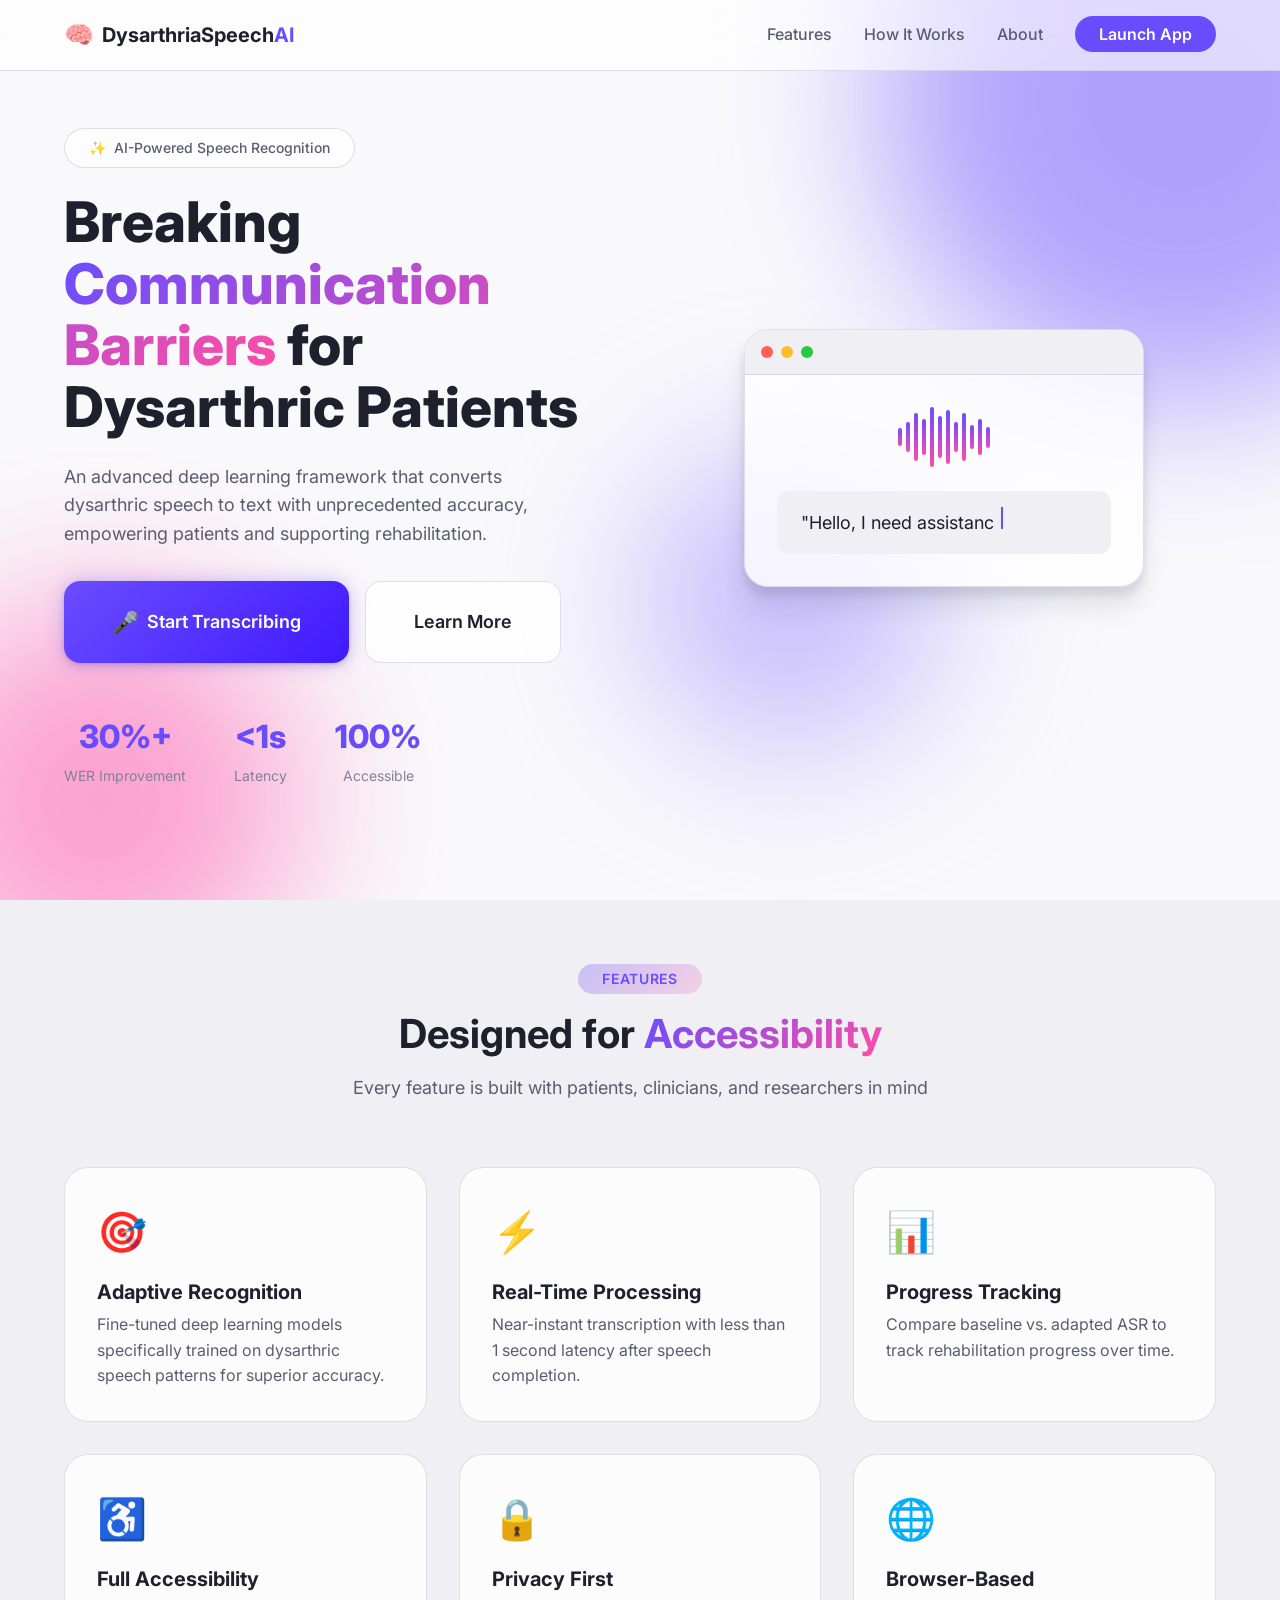
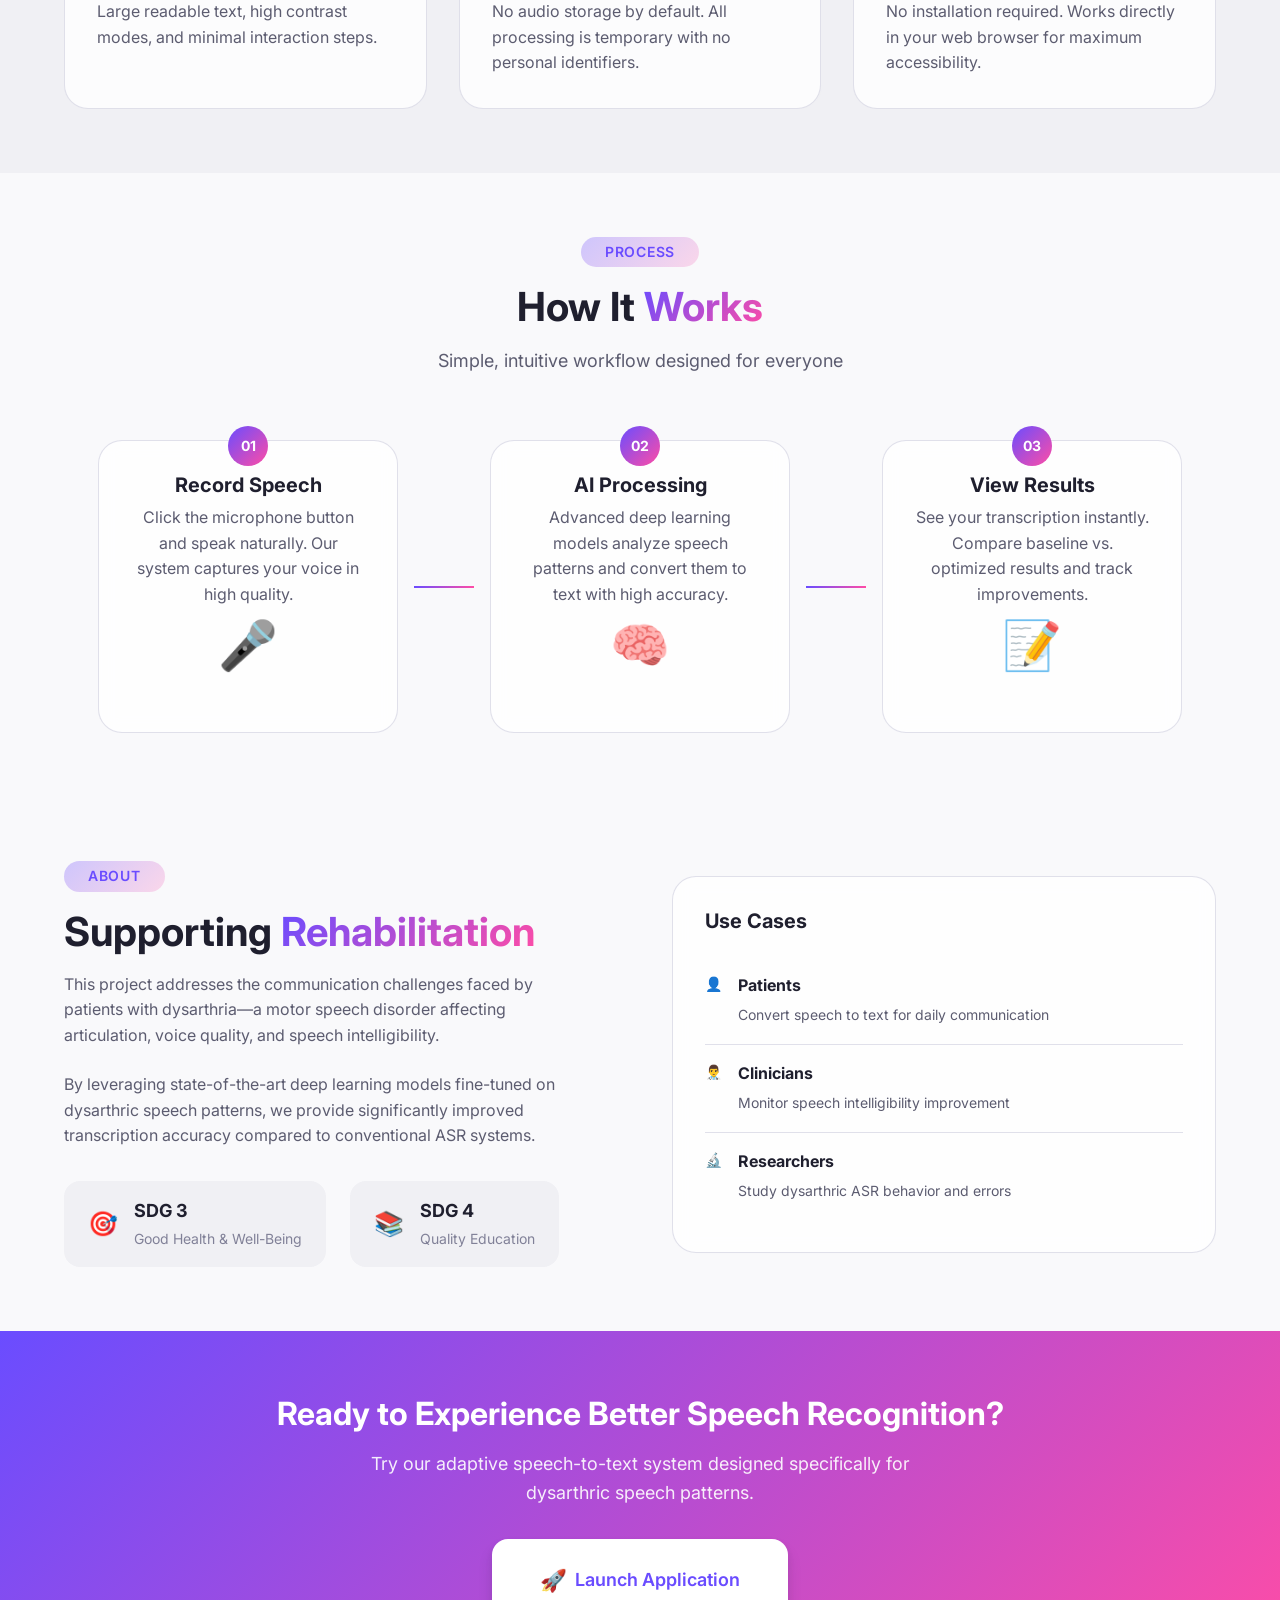
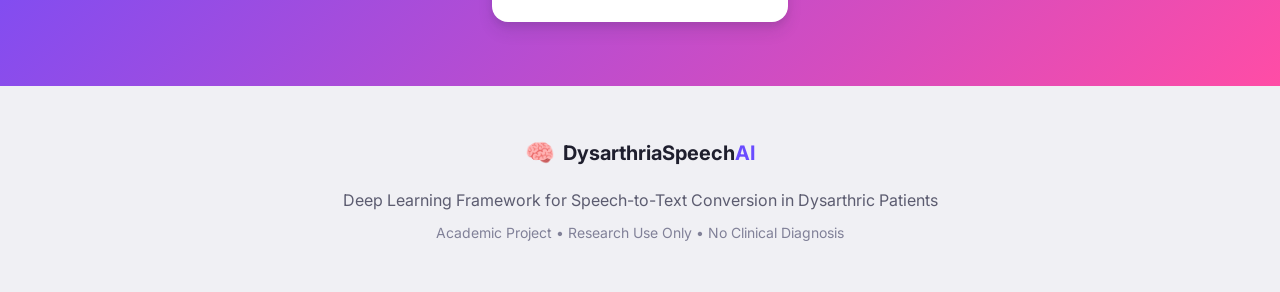
<file: website/index.html>
<!DOCTYPE html>
<html lang="en">
<head>
    <meta charset="UTF-8">
    <meta name="viewport" content="width=device-width, initial-scale=1.0">
    <meta name="description" content="Deep Learning Speech-to-Text System for Dysarthric Patients - Improving communication through adaptive AI technology">
    <title>DysarthriaSpeech AI | Speech-to-Text for Dysarthric Patients</title>
    <link rel="preconnect" href="https://fonts.googleapis.com">
    <link rel="preconnect" href="https://fonts.gstatic.com" crossorigin>
    <link href="https://fonts.googleapis.com/css2?family=Inter:wght@300;400;500;600;700;800&display=swap" rel="stylesheet">
    <link rel="stylesheet" href="styles/main.css">
</head>
<body>
    <!-- Navigation -->
    <nav class="navbar">
        <div class="nav-container">
            <a href="index.html" class="nav-logo">
                <span class="logo-icon">🧠</span>
                <span class="logo-text">DysarthriaSpeech<span class="logo-accent">AI</span></span>
            </a>
            <ul class="nav-menu">
                <li><a href="#features" class="nav-link">Features</a></li>
                <li><a href="#how-it-works" class="nav-link">How It Works</a></li>
                <li><a href="#about" class="nav-link">About</a></li>
                <li><a href="app.html" class="nav-link nav-cta">Launch App</a></li>
            </ul>
            <button class="nav-toggle" aria-label="Toggle navigation">
                <span></span>
                <span></span>
                <span></span>
            </button>
        </div>
    </nav>

    <!-- Hero Section -->
    <section class="hero">
        <div class="hero-bg">
            <div class="hero-orb hero-orb-1"></div>
            <div class="hero-orb hero-orb-2"></div>
            <div class="hero-orb hero-orb-3"></div>
        </div>
        <div class="hero-container">
            <div class="hero-content">
                <div class="hero-badge">
                    <span class="badge-icon">✨</span>
                    <span>AI-Powered Speech Recognition</span>
                </div>
                <h1 class="hero-title">
                    Breaking <span class="gradient-text">Communication Barriers</span> 
                    for Dysarthric Patients
                </h1>
                <p class="hero-subtitle">
                    An advanced deep learning framework that converts dysarthric speech to text 
                    with unprecedented accuracy, empowering patients and supporting rehabilitation.
                </p>
                <div class="hero-actions">
                    <a href="app.html" class="btn btn-primary btn-lg">
                        <span class="btn-icon">🎤</span>
                        Start Transcribing
                    </a>
                    <a href="#how-it-works" class="btn btn-secondary btn-lg">
                        Learn More
                    </a>
                </div>
                <div class="hero-stats">
                    <div class="stat-item">
                        <span class="stat-value">30%+</span>
                        <span class="stat-label">WER Improvement</span>
                    </div>
                    <div class="stat-item">
                        <span class="stat-value">&lt;1s</span>
                        <span class="stat-label">Latency</span>
                    </div>
                    <div class="stat-item">
                        <span class="stat-value">100%</span>
                        <span class="stat-label">Accessible</span>
                    </div>
                </div>
            </div>
            <div class="hero-visual">
                <div class="hero-card">
                    <div class="card-header">
                        <div class="card-dot"></div>
                        <div class="card-dot"></div>
                        <div class="card-dot"></div>
                    </div>
                    <div class="card-content">
                        <div class="waveform-demo">
                            <div class="wave-bar"></div>
                            <div class="wave-bar"></div>
                            <div class="wave-bar"></div>
                            <div class="wave-bar"></div>
                            <div class="wave-bar"></div>
                            <div class="wave-bar"></div>
                            <div class="wave-bar"></div>
                            <div class="wave-bar"></div>
                            <div class="wave-bar"></div>
                            <div class="wave-bar"></div>
                            <div class="wave-bar"></div>
                            <div class="wave-bar"></div>
                        </div>
                        <div class="transcription-demo">
                            <span class="typing-text">"Hello, I need assistance..."</span>
                            <span class="cursor"></span>
                        </div>
                    </div>
                </div>
            </div>
        </div>
    </section>

    <!-- Features Section -->
    <section id="features" class="features">
        <div class="container">
            <div class="section-header">
                <span class="section-badge">Features</span>
                <h2 class="section-title">Designed for <span class="gradient-text">Accessibility</span></h2>
                <p class="section-subtitle">Every feature is built with patients, clinicians, and researchers in mind</p>
            </div>
            <div class="features-grid">
                <div class="feature-card">
                    <div class="feature-icon">🎯</div>
                    <h3>Adaptive Recognition</h3>
                    <p>Fine-tuned deep learning models specifically trained on dysarthric speech patterns for superior accuracy.</p>
                </div>
                <div class="feature-card">
                    <div class="feature-icon">⚡</div>
                    <h3>Real-Time Processing</h3>
                    <p>Near-instant transcription with less than 1 second latency after speech completion.</p>
                </div>
                <div class="feature-card">
                    <div class="feature-icon">📊</div>
                    <h3>Progress Tracking</h3>
                    <p>Compare baseline vs. adapted ASR to track rehabilitation progress over time.</p>
                </div>
                <div class="feature-card">
                    <div class="feature-icon">♿</div>
                    <h3>Full Accessibility</h3>
                    <p>Large readable text, high contrast modes, and minimal interaction steps.</p>
                </div>
                <div class="feature-card">
                    <div class="feature-icon">🔒</div>
                    <h3>Privacy First</h3>
                    <p>No audio storage by default. All processing is temporary with no personal identifiers.</p>
                </div>
                <div class="feature-card">
                    <div class="feature-icon">🌐</div>
                    <h3>Browser-Based</h3>
                    <p>No installation required. Works directly in your web browser for maximum accessibility.</p>
                </div>
            </div>
        </div>
    </section>

    <!-- How It Works Section -->
    <section id="how-it-works" class="how-it-works">
        <div class="container">
            <div class="section-header">
                <span class="section-badge">Process</span>
                <h2 class="section-title">How It <span class="gradient-text">Works</span></h2>
                <p class="section-subtitle">Simple, intuitive workflow designed for everyone</p>
            </div>
            <div class="steps-container">
                <div class="step-card">
                    <div class="step-number">01</div>
                    <div class="step-content">
                        <h3>Record Speech</h3>
                        <p>Click the microphone button and speak naturally. Our system captures your voice in high quality.</p>
                    </div>
                    <div class="step-icon">🎤</div>
                </div>
                <div class="step-connector"></div>
                <div class="step-card">
                    <div class="step-number">02</div>
                    <div class="step-content">
                        <h3>AI Processing</h3>
                        <p>Advanced deep learning models analyze speech patterns and convert them to text with high accuracy.</p>
                    </div>
                    <div class="step-icon">🧠</div>
                </div>
                <div class="step-connector"></div>
                <div class="step-card">
                    <div class="step-number">03</div>
                    <div class="step-content">
                        <h3>View Results</h3>
                        <p>See your transcription instantly. Compare baseline vs. optimized results and track improvements.</p>
                    </div>
                    <div class="step-icon">📝</div>
                </div>
            </div>
        </div>
    </section>

    <!-- About Section -->
    <section id="about" class="about">
        <div class="container">
            <div class="about-grid">
                <div class="about-content">
                    <span class="section-badge">About</span>
                    <h2 class="section-title">Supporting <span class="gradient-text">Rehabilitation</span></h2>
                    <p>This project addresses the communication challenges faced by patients with dysarthria—a motor speech disorder affecting articulation, voice quality, and speech intelligibility.</p>
                    <p>By leveraging state-of-the-art deep learning models fine-tuned on dysarthric speech patterns, we provide significantly improved transcription accuracy compared to conventional ASR systems.</p>
                    <div class="about-metrics">
                        <div class="metric">
                            <span class="metric-icon">🎯</span>
                            <div class="metric-content">
                                <strong>SDG 3</strong>
                                <span>Good Health & Well-Being</span>
                            </div>
                        </div>
                        <div class="metric">
                            <span class="metric-icon">📚</span>
                            <div class="metric-content">
                                <strong>SDG 4</strong>
                                <span>Quality Education</span>
                            </div>
                        </div>
                    </div>
                </div>
                <div class="about-visual">
                    <div class="about-card">
                        <h4>Use Cases</h4>
                        <ul class="use-cases-list">
                            <li>
                                <span class="use-icon">👤</span>
                                <div>
                                    <strong>Patients</strong>
                                    <span>Convert speech to text for daily communication</span>
                                </div>
                            </li>
                            <li>
                                <span class="use-icon">👨‍⚕️</span>
                                <div>
                                    <strong>Clinicians</strong>
                                    <span>Monitor speech intelligibility improvement</span>
                                </div>
                            </li>
                            <li>
                                <span class="use-icon">🔬</span>
                                <div>
                                    <strong>Researchers</strong>
                                    <span>Study dysarthric ASR behavior and errors</span>
                                </div>
                            </li>
                        </ul>
                    </div>
                </div>
            </div>
        </div>
    </section>

    <!-- CTA Section -->
    <section class="cta">
        <div class="container">
            <div class="cta-content">
                <h2>Ready to Experience Better Speech Recognition?</h2>
                <p>Try our adaptive speech-to-text system designed specifically for dysarthric speech patterns.</p>
                <a href="app.html" class="btn btn-primary btn-lg">
                    <span class="btn-icon">🚀</span>
                    Launch Application
                </a>
            </div>
        </div>
    </section>

    <!-- Footer -->
    <footer class="footer">
        <div class="container">
            <div class="footer-content">
                <div class="footer-brand">
                    <span class="logo-icon">🧠</span>
                    <span class="logo-text">DysarthriaSpeech<span class="logo-accent">AI</span></span>
                </div>
                <p class="footer-text">
                    Deep Learning Framework for Speech-to-Text Conversion in Dysarthric Patients
                </p>
                <p class="footer-disclaimer">
                    Academic Project • Research Use Only • No Clinical Diagnosis
                </p>
            </div>
        </div>
    </footer>

    <script src="scripts/main.js"></script>
</body>
</html>
</file>
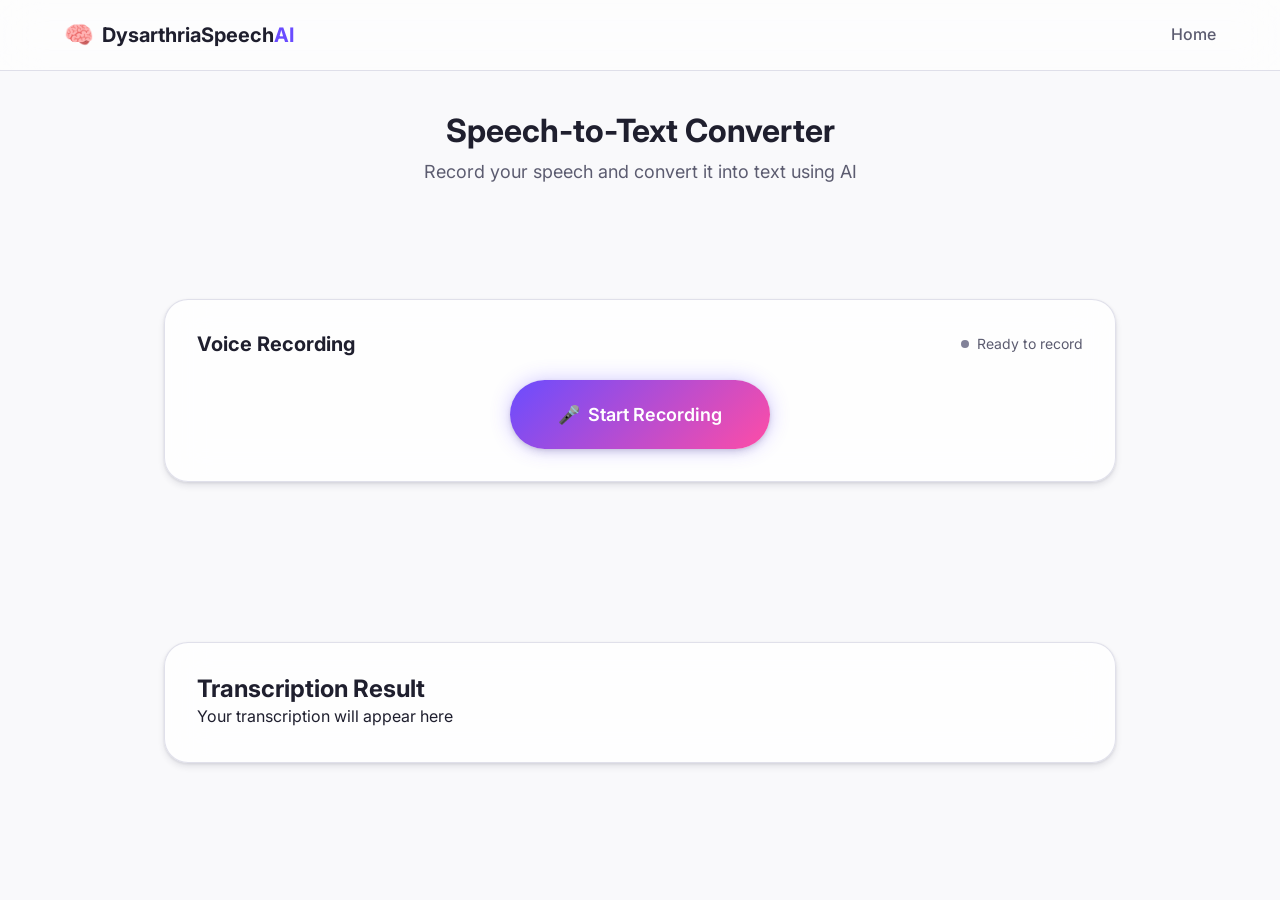
<file: website/app.html>
<!DOCTYPE html>
<html lang="en">

<head>

    <meta charset="UTF-8">
    <meta name="viewport" content="width=device-width, initial-scale=1.0">

    <title>Speech-to-Text App | DysarthriaSpeech AI</title>

    <link rel="preconnect" href="https://fonts.googleapis.com">
    <link rel="preconnect" href="https://fonts.gstatic.com" crossorigin>

    <link href="https://fonts.googleapis.com/css2?family=Inter:wght@300;400;500;600;700;800&display=swap"
        rel="stylesheet">

    <link rel="stylesheet" href="styles/main.css">

</head>

<body class="app-page">

    <nav class="navbar navbar-app">

        <div class="nav-container">

            <a href="index.html" class="nav-logo">

                <span class="logo-icon">🧠</span>
                <span class="logo-text">DysarthriaSpeech<span class="logo-accent">AI</span></span>

            </a>

            <a href="index.html" class="nav-link">Home</a>

        </div>

    </nav>


    <main class="app-main">

        <div class="app-container">

            <header class="app-header">

                <h1 class="app-title">Speech-to-Text Converter</h1>
                <p class="app-subtitle">Record your speech and convert it into text using AI</p>

            </header>


            <section class="recording-section">

                <div class="recording-card glass-card">


                    <div class="recording-header">

                        <h2>Voice Recording</h2>

                        <div class="recording-status">

                            <span class="status-dot"></span>
                            <span id="statusText">Ready to record</span>

                        </div>

                    </div>


                    <div class="recording-controls">

                        <button id="recordBtn" class="record-btn">

                            <span>🎤</span>
                            <span id="recordText">Start Recording</span>

                        </button>

                    </div>


                    <div class="audio-playback hidden" id="audioPlayback">

                        <audio id="audioPlayer" controls></audio>

                        <div class="playback-actions">

                            <button id="transcribeBtn" class="btn btn-primary">
                                🧠 Transcribe Speech
                            </button>

                            <button id="clearBtn" class="btn btn-secondary">
                                🗑️ Clear
                            </button>

                        </div>

                    </div>

                </div>

            </section>


            <section class="transcription-section">

                <div class="transcription-card glass-card">

                    <h2>Transcription Result</h2>

                    <div id="transcriptionResult">

                        <p>Your transcription will appear here</p>

                    </div>

                </div>

            </section>

        </div>

    </main>



    <script>

        let mediaRecorder;
        let audioChunks = [];
        let recordedBlob = null;
        let recording = false;

        const recordBtn = document.getElementById("recordBtn");
        const recordText = document.getElementById("recordText");
        const statusText = document.getElementById("statusText");
        const audioPlayer = document.getElementById("audioPlayer");
        const audioPlayback = document.getElementById("audioPlayback");
        const transcribeBtn = document.getElementById("transcribeBtn");
        const resultBox = document.getElementById("transcriptionResult");
        const clearBtn = document.getElementById("clearBtn");



        recordBtn.addEventListener("click", async () => {

            if (!recording) {

                const stream = await navigator.mediaDevices.getUserMedia({ audio: true });

                mediaRecorder = new MediaRecorder(stream);

                audioChunks = [];

                mediaRecorder.ondataavailable = e => {

                    audioChunks.push(e.data);

                };

                mediaRecorder.onstop = () => {

                    recordedBlob = new Blob(audioChunks, { type: "audio/webm" });

                    audioPlayer.src = URL.createObjectURL(recordedBlob);

                    audioPlayback.classList.remove("hidden");

                    statusText.innerText = "Recording finished";

                };

                mediaRecorder.start();

                recordText.innerText = "Stop Recording";

                statusText.innerText = "Recording...";

                recording = true;

            }

            else {

                mediaRecorder.stop();

                recordText.innerText = "Start Recording";

                recording = false;

            }

        });



        transcribeBtn.addEventListener("click", async () => {

            if (!recordedBlob) {

                alert("Please record audio first");
                return;

            }

            const formData = new FormData();

            formData.append("audio", recordedBlob, "speech.webm");

            resultBox.innerHTML = "<p>Processing speech...</p>";

            try {

                const response = await fetch("http://127.0.0.1:5000/predict", {
                    method: "POST",
                    body: formData
                });

                const data = await response.json();

                resultBox.innerHTML = "<h3>" + data.prediction + "</h3>";

            }
            catch (error) {

                console.error(error);

                resultBox.innerHTML = "<p>Error connecting to AI model</p>";

            }

        });



        clearBtn.addEventListener("click", () => {

            recordedBlob = null;

            audioPlayback.classList.add("hidden");

            resultBox.innerHTML = "<p>Your transcription will appear here</p>";

            statusText.innerText = "Ready to record";

        });

    </script>

</body>

</html>
</file>
<file: website/styles/main.css>
/* ========================================
   DysarthriaSpeech AI - Main Stylesheet
   Modern, Accessible, Premium Design
   ======================================== */

/* CSS Variables - Design System */
:root {
    /* Colors - Light Mode */
    --primary-hue: 250;
    --primary: hsl(var(--primary-hue), 100%, 65%);
    --primary-dark: hsl(var(--primary-hue), 100%, 55%);
    --primary-light: hsl(var(--primary-hue), 100%, 75%);
    --primary-glow: hsla(var(--primary-hue), 100%, 65%, 0.3);
    
    --accent-hue: 330;
    --accent: hsl(var(--accent-hue), 100%, 65%);
    --accent-light: hsl(var(--accent-hue), 100%, 75%);
    
    --success: hsl(150, 80%, 45%);
    --success-light: hsl(150, 80%, 95%);
    --warning: hsl(40, 95%, 55%);
    --error: hsl(0, 80%, 55%);
    
    --bg-primary: hsl(240, 20%, 98%);
    --bg-secondary: hsl(240, 15%, 95%);
    --bg-card: hsla(0, 0%, 100%, 0.8);
    --bg-glass: hsla(0, 0%, 100%, 0.6);
    
    --text-primary: hsl(240, 20%, 15%);
    --text-secondary: hsl(240, 10%, 40%);
    --text-muted: hsl(240, 10%, 55%);
    
    --border-color: hsla(240, 20%, 80%, 0.5);
    --shadow-color: hsla(240, 30%, 20%, 0.1);
    
    /* Typography */
    --font-family: 'Inter', -apple-system, BlinkMacSystemFont, 'Segoe UI', Roboto, sans-serif;
    --font-size-base: 16px;
    --font-size-sm: 0.875rem;
    --font-size-lg: 1.125rem;
    --font-size-xl: 1.25rem;
    --font-size-2xl: 1.5rem;
    --font-size-3xl: 2rem;
    --font-size-4xl: 2.5rem;
    --font-size-5xl: 3.5rem;
    
    /* Spacing */
    --spacing-xs: 0.25rem;
    --spacing-sm: 0.5rem;
    --spacing-md: 1rem;
    --spacing-lg: 1.5rem;
    --spacing-xl: 2rem;
    --spacing-2xl: 3rem;
    --spacing-3xl: 4rem;
    
    /* Border Radius */
    --radius-sm: 0.5rem;
    --radius-md: 0.75rem;
    --radius-lg: 1rem;
    --radius-xl: 1.5rem;
    --radius-full: 9999px;
    
    /* Transitions */
    --transition-fast: 150ms ease;
    --transition-base: 250ms ease;
    --transition-slow: 400ms ease;
    
    /* Shadows */
    --shadow-sm: 0 1px 2px var(--shadow-color);
    --shadow-md: 0 4px 6px var(--shadow-color), 0 1px 3px var(--shadow-color);
    --shadow-lg: 0 10px 15px var(--shadow-color), 0 4px 6px var(--shadow-color);
    --shadow-xl: 0 20px 25px var(--shadow-color), 0 8px 10px var(--shadow-color);
    --shadow-glow: 0 0 40px var(--primary-glow);
}

/* Dark Mode */
[data-theme="dark"] {
    --bg-primary: hsl(240, 20%, 8%);
    --bg-secondary: hsl(240, 15%, 12%);
    --bg-card: hsla(240, 20%, 15%, 0.8);
    --bg-glass: hsla(240, 20%, 12%, 0.6);
    
    --text-primary: hsl(240, 20%, 95%);
    --text-secondary: hsl(240, 10%, 70%);
    --text-muted: hsl(240, 10%, 55%);
    
    --border-color: hsla(240, 20%, 30%, 0.5);
    --shadow-color: hsla(0, 0%, 0%, 0.3);
}

/* Font Size Scaling */
[data-font-size="large"] {
    --font-size-base: 18px;
}

[data-font-size="xlarge"] {
    --font-size-base: 20px;
}

/* ========================================
   Base Styles
   ======================================== */

*, *::before, *::after {
    box-sizing: border-box;
    margin: 0;
    padding: 0;
}

html {
    font-size: var(--font-size-base);
    scroll-behavior: smooth;
}

body {
    font-family: var(--font-family);
    background: var(--bg-primary);
    color: var(--text-primary);
    line-height: 1.6;
    min-height: 100vh;
    overflow-x: hidden;
}

a {
    color: var(--primary);
    text-decoration: none;
    transition: color var(--transition-fast);
}

a:hover {
    color: var(--primary-dark);
}

img {
    max-width: 100%;
    height: auto;
}

button {
    font-family: inherit;
    cursor: pointer;
    border: none;
    background: none;
}

/* ========================================
   Typography
   ======================================== */

h1, h2, h3, h4, h5, h6 {
    font-weight: 700;
    line-height: 1.2;
    color: var(--text-primary);
}

.gradient-text {
    background: linear-gradient(135deg, var(--primary) 0%, var(--accent) 100%);
    -webkit-background-clip: text;
    -webkit-text-fill-color: transparent;
    background-clip: text;
}

/* ========================================
   Layout
   ======================================== */

.container {
    width: 100%;
    max-width: 1200px;
    margin: 0 auto;
    padding: 0 var(--spacing-lg);
}

/* ========================================
   Navigation
   ======================================== */

.navbar {
    position: fixed;
    top: 0;
    left: 0;
    right: 0;
    z-index: 1000;
    background: var(--bg-glass);
    backdrop-filter: blur(20px);
    -webkit-backdrop-filter: blur(20px);
    border-bottom: 1px solid var(--border-color);
    transition: all var(--transition-base);
}

.nav-container {
    max-width: 1200px;
    margin: 0 auto;
    padding: var(--spacing-md) var(--spacing-lg);
    display: flex;
    align-items: center;
    justify-content: space-between;
}

.nav-logo {
    display: flex;
    align-items: center;
    gap: var(--spacing-sm);
    font-weight: 700;
    font-size: var(--font-size-xl);
    color: var(--text-primary);
}

.logo-icon {
    font-size: 1.5rem;
}

.logo-accent {
    color: var(--primary);
}

.nav-menu {
    display: flex;
    align-items: center;
    gap: var(--spacing-xl);
    list-style: none;
}

.nav-link {
    color: var(--text-secondary);
    font-weight: 500;
    transition: color var(--transition-fast);
}

.nav-link:hover {
    color: var(--text-primary);
}

.nav-cta {
    background: var(--primary);
    color: white !important;
    padding: var(--spacing-sm) var(--spacing-lg);
    border-radius: var(--radius-full);
    font-weight: 600;
}

.nav-cta:hover {
    background: var(--primary-dark);
    transform: translateY(-2px);
    box-shadow: var(--shadow-glow);
}

.nav-toggle {
    display: none;
    flex-direction: column;
    gap: 5px;
    padding: var(--spacing-sm);
}

.nav-toggle span {
    width: 24px;
    height: 2px;
    background: var(--text-primary);
    border-radius: 2px;
    transition: all var(--transition-fast);
}

.nav-controls {
    display: flex;
    align-items: center;
    gap: var(--spacing-md);
}

.control-btn {
    width: 40px;
    height: 40px;
    display: flex;
    align-items: center;
    justify-content: center;
    border-radius: var(--radius-md);
    background: var(--bg-secondary);
    color: var(--text-secondary);
    font-weight: 600;
    font-size: var(--font-size-sm);
    transition: all var(--transition-fast);
}

.control-btn:hover {
    background: var(--primary);
    color: white;
}

.theme-icon-light,
.theme-icon-dark {
    display: none;
}

[data-theme="dark"] .theme-icon-dark,
:not([data-theme="dark"]) .theme-icon-light {
    display: block;
}

/* ========================================
   Hero Section
   ======================================== */

.hero {
    min-height: 100vh;
    display: flex;
    align-items: center;
    position: relative;
    overflow: hidden;
    padding-top: 80px;
}

.hero-bg {
    position: absolute;
    inset: 0;
    z-index: -1;
    overflow: hidden;
}

.hero-orb {
    position: absolute;
    border-radius: 50%;
    filter: blur(80px);
    opacity: 0.5;
    animation: float 20s ease-in-out infinite;
}

.hero-orb-1 {
    width: 600px;
    height: 600px;
    background: var(--primary);
    top: -200px;
    right: -200px;
    animation-delay: 0s;
}

.hero-orb-2 {
    width: 400px;
    height: 400px;
    background: var(--accent);
    bottom: -100px;
    left: -100px;
    animation-delay: -5s;
}

.hero-orb-3 {
    width: 300px;
    height: 300px;
    background: var(--primary-light);
    top: 50%;
    left: 50%;
    animation-delay: -10s;
}

@keyframes float {
    0%, 100% { transform: translate(0, 0) scale(1); }
    25% { transform: translate(20px, -30px) scale(1.05); }
    50% { transform: translate(-10px, 20px) scale(0.95); }
    75% { transform: translate(-20px, -10px) scale(1.02); }
}

.hero-container {
    max-width: 1200px;
    margin: 0 auto;
    padding: 0 var(--spacing-lg);
    display: grid;
    grid-template-columns: 1fr 1fr;
    gap: var(--spacing-3xl);
    align-items: center;
}

.hero-badge {
    display: inline-flex;
    align-items: center;
    gap: var(--spacing-sm);
    background: var(--bg-glass);
    backdrop-filter: blur(10px);
    padding: var(--spacing-sm) var(--spacing-lg);
    border-radius: var(--radius-full);
    border: 1px solid var(--border-color);
    font-size: var(--font-size-sm);
    font-weight: 500;
    color: var(--text-secondary);
    margin-bottom: var(--spacing-lg);
}

.hero-title {
    font-size: var(--font-size-5xl);
    font-weight: 800;
    line-height: 1.1;
    margin-bottom: var(--spacing-lg);
}

.hero-subtitle {
    font-size: var(--font-size-lg);
    color: var(--text-secondary);
    margin-bottom: var(--spacing-xl);
    max-width: 500px;
}

.hero-actions {
    display: flex;
    gap: var(--spacing-md);
    margin-bottom: var(--spacing-2xl);
}

.hero-stats {
    display: flex;
    gap: var(--spacing-2xl);
}

.stat-item {
    text-align: center;
}

.stat-value {
    display: block;
    font-size: var(--font-size-3xl);
    font-weight: 800;
    color: var(--primary);
}

.stat-label {
    font-size: var(--font-size-sm);
    color: var(--text-muted);
}

/* Hero Card Animation */
.hero-visual {
    display: flex;
    justify-content: center;
}

.hero-card {
    background: var(--bg-card);
    backdrop-filter: blur(20px);
    border-radius: var(--radius-xl);
    border: 1px solid var(--border-color);
    box-shadow: var(--shadow-xl);
    overflow: hidden;
    width: 100%;
    max-width: 400px;
    animation: cardFloat 6s ease-in-out infinite;
}

@keyframes cardFloat {
    0%, 100% { transform: translateY(0); }
    50% { transform: translateY(-15px); }
}

.card-header {
    display: flex;
    gap: var(--spacing-sm);
    padding: var(--spacing-md);
    background: var(--bg-secondary);
    border-bottom: 1px solid var(--border-color);
}

.card-dot {
    width: 12px;
    height: 12px;
    border-radius: 50%;
    background: var(--border-color);
}

.card-dot:nth-child(1) { background: #ff5f56; }
.card-dot:nth-child(2) { background: #ffbd2e; }
.card-dot:nth-child(3) { background: #27ca40; }

.card-content {
    padding: var(--spacing-xl);
}

.waveform-demo {
    display: flex;
    align-items: center;
    justify-content: center;
    gap: 4px;
    height: 60px;
    margin-bottom: var(--spacing-lg);
}

.wave-bar {
    width: 4px;
    background: linear-gradient(135deg, var(--primary), var(--accent));
    border-radius: 4px;
    animation: wave 1s ease-in-out infinite;
}

.wave-bar:nth-child(1) { height: 30%; animation-delay: 0s; }
.wave-bar:nth-child(2) { height: 50%; animation-delay: 0.1s; }
.wave-bar:nth-child(3) { height: 80%; animation-delay: 0.2s; }
.wave-bar:nth-child(4) { height: 60%; animation-delay: 0.3s; }
.wave-bar:nth-child(5) { height: 100%; animation-delay: 0.4s; }
.wave-bar:nth-child(6) { height: 70%; animation-delay: 0.5s; }
.wave-bar:nth-child(7) { height: 90%; animation-delay: 0.6s; }
.wave-bar:nth-child(8) { height: 50%; animation-delay: 0.7s; }
.wave-bar:nth-child(9) { height: 80%; animation-delay: 0.8s; }
.wave-bar:nth-child(10) { height: 40%; animation-delay: 0.9s; }
.wave-bar:nth-child(11) { height: 60%; animation-delay: 1s; }
.wave-bar:nth-child(12) { height: 35%; animation-delay: 1.1s; }

@keyframes wave {
    0%, 100% { transform: scaleY(1); }
    50% { transform: scaleY(0.5); }
}

.transcription-demo {
    background: var(--bg-secondary);
    padding: var(--spacing-md) var(--spacing-lg);
    border-radius: var(--radius-md);
    font-size: var(--font-size-lg);
}

.typing-text {
    color: var(--text-primary);
}

.cursor {
    display: inline-block;
    width: 2px;
    height: 1.2em;
    background: var(--primary);
    margin-left: 2px;
    animation: blink 1s step-end infinite;
}

@keyframes blink {
    0%, 100% { opacity: 1; }
    50% { opacity: 0; }
}

/* ========================================
   Buttons
   ======================================== */

.btn {
    display: inline-flex;
    align-items: center;
    justify-content: center;
    gap: var(--spacing-sm);
    padding: var(--spacing-md) var(--spacing-xl);
    font-size: var(--font-size-base);
    font-weight: 600;
    border-radius: var(--radius-md);
    transition: all var(--transition-base);
    border: none;
    cursor: pointer;
}

.btn-primary {
    background: linear-gradient(135deg, var(--primary) 0%, var(--primary-dark) 100%);
    color: white;
    box-shadow: var(--shadow-md), 0 0 20px var(--primary-glow);
}

.btn-primary:hover {
    transform: translateY(-3px);
    box-shadow: var(--shadow-lg), 0 0 30px var(--primary-glow);
}

.btn-secondary {
    background: var(--bg-card);
    color: var(--text-primary);
    border: 1px solid var(--border-color);
}

.btn-secondary:hover {
    background: var(--bg-secondary);
    border-color: var(--primary);
}

.btn-lg {
    padding: var(--spacing-lg) var(--spacing-2xl);
    font-size: var(--font-size-lg);
    border-radius: var(--radius-lg);
}

.btn-icon {
    font-size: 1.2em;
}

/* ========================================
   Sections
   ======================================== */

section {
    padding: var(--spacing-3xl) 0;
}

.section-header {
    text-align: center;
    margin-bottom: var(--spacing-3xl);
}

.section-badge {
    display: inline-block;
    background: linear-gradient(135deg, var(--primary-glow), hsla(var(--accent-hue), 100%, 65%, 0.2));
    color: var(--primary);
    padding: var(--spacing-xs) var(--spacing-lg);
    border-radius: var(--radius-full);
    font-size: var(--font-size-sm);
    font-weight: 600;
    text-transform: uppercase;
    letter-spacing: 0.05em;
    margin-bottom: var(--spacing-md);
}

.section-title {
    font-size: var(--font-size-4xl);
    margin-bottom: var(--spacing-md);
}

.section-subtitle {
    font-size: var(--font-size-lg);
    color: var(--text-secondary);
    max-width: 600px;
    margin: 0 auto;
}

/* ========================================
   Features Section
   ======================================== */

.features {
    background: var(--bg-secondary);
}

.features-grid {
    display: grid;
    grid-template-columns: repeat(3, 1fr);
    gap: var(--spacing-xl);
}

.feature-card {
    background: var(--bg-card);
    backdrop-filter: blur(10px);
    padding: var(--spacing-xl);
    border-radius: var(--radius-xl);
    border: 1px solid var(--border-color);
    transition: all var(--transition-base);
}

.feature-card:hover {
    transform: translateY(-5px);
    box-shadow: var(--shadow-lg);
    border-color: var(--primary);
}

.feature-icon {
    font-size: 2.5rem;
    margin-bottom: var(--spacing-md);
    display: block;
}

.feature-card h3 {
    font-size: var(--font-size-xl);
    margin-bottom: var(--spacing-sm);
}

.feature-card p {
    color: var(--text-secondary);
    font-size: var(--font-size-base);
}

/* ========================================
   How It Works Section
   ======================================== */

.steps-container {
    display: flex;
    align-items: center;
    justify-content: center;
    gap: var(--spacing-md);
    flex-wrap: wrap;
}

.step-card {
    background: var(--bg-card);
    backdrop-filter: blur(10px);
    padding: var(--spacing-xl);
    border-radius: var(--radius-xl);
    border: 1px solid var(--border-color);
    text-align: center;
    flex: 1;
    min-width: 250px;
    max-width: 300px;
    position: relative;
    transition: all var(--transition-base);
}

.step-card:hover {
    transform: translateY(-5px);
    box-shadow: var(--shadow-lg);
}

.step-number {
    position: absolute;
    top: -15px;
    left: 50%;
    transform: translateX(-50%);
    background: linear-gradient(135deg, var(--primary), var(--accent));
    color: white;
    width: 40px;
    height: 40px;
    border-radius: 50%;
    display: flex;
    align-items: center;
    justify-content: center;
    font-weight: 700;
    font-size: var(--font-size-sm);
}

.step-icon {
    font-size: 3rem;
    margin-bottom: var(--spacing-md);
}

.step-content h3 {
    font-size: var(--font-size-xl);
    margin-bottom: var(--spacing-sm);
}

.step-content p {
    color: var(--text-secondary);
}

.step-connector {
    width: 60px;
    height: 2px;
    background: linear-gradient(90deg, var(--primary), var(--accent));
    flex-shrink: 0;
}

/* ========================================
   About Section
   ======================================== */

.about-grid {
    display: grid;
    grid-template-columns: 1fr 1fr;
    gap: var(--spacing-3xl);
    align-items: center;
}

.about-content {
    padding-right: var(--spacing-xl);
}

.about-content p {
    color: var(--text-secondary);
    margin-bottom: var(--spacing-lg);
}

.about-metrics {
    display: flex;
    gap: var(--spacing-lg);
    margin-top: var(--spacing-xl);
}

.metric {
    display: flex;
    align-items: center;
    gap: var(--spacing-md);
    background: var(--bg-secondary);
    padding: var(--spacing-md) var(--spacing-lg);
    border-radius: var(--radius-lg);
}

.metric-icon {
    font-size: 1.5rem;
}

.metric-content strong {
    display: block;
    font-size: var(--font-size-lg);
}

.metric-content span {
    font-size: var(--font-size-sm);
    color: var(--text-muted);
}

.about-card {
    background: var(--bg-card);
    backdrop-filter: blur(10px);
    padding: var(--spacing-xl);
    border-radius: var(--radius-xl);
    border: 1px solid var(--border-color);
}

.about-card h4 {
    font-size: var(--font-size-xl);
    margin-bottom: var(--spacing-lg);
}

.use-cases-list {
    list-style: none;
}

.use-cases-list li {
    display: flex;
    align-items: flex-start;
    gap: var(--spacing-md);
    padding: var(--spacing-md) 0;
    border-bottom: 1px solid var(--border-color);
}

.use-cases-list li:last-child {
    border-bottom: none;
}

.use-icon {
    font-size: 1.5rem;
    flex-shrink: 0;
}

.use-cases-list strong {
    display: block;
    margin-bottom: var(--spacing-xs);
}

.use-cases-list span {
    color: var(--text-secondary);
    font-size: var(--font-size-sm);
}

/* ========================================
   CTA Section
   ======================================== */

.cta {
    background: linear-gradient(135deg, var(--primary) 0%, var(--accent) 100%);
    color: white;
    text-align: center;
}

.cta-content h2 {
    font-size: var(--font-size-3xl);
    color: white;
    margin-bottom: var(--spacing-md);
}

.cta-content p {
    font-size: var(--font-size-lg);
    opacity: 0.9;
    margin-bottom: var(--spacing-xl);
    max-width: 600px;
    margin-left: auto;
    margin-right: auto;
}

.cta .btn-primary {
    background: white;
    color: var(--primary);
    box-shadow: var(--shadow-lg);
}

.cta .btn-primary:hover {
    transform: translateY(-3px) scale(1.05);
}

/* ========================================
   Footer
   ======================================== */

.footer {
    background: var(--bg-secondary);
    padding: var(--spacing-2xl) 0;
    text-align: center;
}

.footer-brand {
    display: flex;
    align-items: center;
    justify-content: center;
    gap: var(--spacing-sm);
    font-size: var(--font-size-xl);
    font-weight: 700;
    margin-bottom: var(--spacing-md);
}

.footer-text {
    color: var(--text-secondary);
    margin-bottom: var(--spacing-sm);
}

.footer-disclaimer {
    font-size: var(--font-size-sm);
    color: var(--text-muted);
}

/* ========================================
   App Page Styles
   ======================================== */

.app-page {
    padding-top: 80px;
}

.app-main {
    min-height: calc(100vh - 80px);
    padding: var(--spacing-xl) 0;
}

.app-container {
    max-width: 1000px;
    margin: 0 auto;
    padding: 0 var(--spacing-lg);
}

.app-header {
    text-align: center;
    margin-bottom: var(--spacing-2xl);
}

.app-title {
    font-size: var(--font-size-3xl);
    margin-bottom: var(--spacing-sm);
}

.app-subtitle {
    color: var(--text-secondary);
    font-size: var(--font-size-lg);
}

/* Glass Card */
.glass-card {
    background: var(--bg-card);
    backdrop-filter: blur(20px);
    -webkit-backdrop-filter: blur(20px);
    border-radius: var(--radius-xl);
    border: 1px solid var(--border-color);
    padding: var(--spacing-xl);
    box-shadow: var(--shadow-md);
}

/* Recording Section */
.recording-section {
    margin-bottom: var(--spacing-xl);
}

.recording-header {
    display: flex;
    align-items: center;
    justify-content: space-between;
    margin-bottom: var(--spacing-lg);
}

.recording-header h2 {
    font-size: var(--font-size-xl);
}

.recording-status {
    display: flex;
    align-items: center;
    gap: var(--spacing-sm);
    font-size: var(--font-size-sm);
    color: var(--text-secondary);
}

.status-dot {
    width: 8px;
    height: 8px;
    border-radius: 50%;
    background: var(--text-muted);
}

.recording-status.recording .status-dot {
    background: var(--error);
    animation: pulse 1s ease-in-out infinite;
}

@keyframes pulse {
    0%, 100% { opacity: 1; transform: scale(1); }
    50% { opacity: 0.5; transform: scale(1.2); }
}

.recording-status.recording .status-text {
    color: var(--error);
}

/* Waveform */
.waveform-container {
    background: var(--bg-secondary);
    border-radius: var(--radius-lg);
    height: 150px;
    position: relative;
    margin-bottom: var(--spacing-lg);
    overflow: hidden;
}

.waveform-canvas {
    width: 100%;
    height: 100%;
}

.waveform-placeholder {
    position: absolute;
    inset: 0;
    display: flex;
    flex-direction: column;
    align-items: center;
    justify-content: center;
    color: var(--text-muted);
}

.waveform-placeholder span {
    font-size: 2rem;
    margin-bottom: var(--spacing-sm);
}

.waveform-placeholder p {
    font-size: var(--font-size-sm);
}

/* Recording Controls */
.recording-controls {
    display: flex;
    align-items: center;
    justify-content: center;
    gap: var(--spacing-lg);
}

.record-btn {
    display: flex;
    align-items: center;
    gap: var(--spacing-sm);
    background: linear-gradient(135deg, var(--primary), var(--accent));
    color: white;
    padding: var(--spacing-lg) var(--spacing-2xl);
    border-radius: var(--radius-full);
    font-size: var(--font-size-lg);
    font-weight: 600;
    transition: all var(--transition-base);
    box-shadow: var(--shadow-md), 0 0 20px var(--primary-glow);
}

.record-btn:hover {
    transform: scale(1.05);
    box-shadow: var(--shadow-lg), 0 0 30px var(--primary-glow);
}

.record-btn.recording {
    background: linear-gradient(135deg, var(--error), hsl(20, 80%, 50%));
    animation: recordPulse 1.5s ease-in-out infinite;
}

@keyframes recordPulse {
    0%, 100% { box-shadow: var(--shadow-md), 0 0 20px hsla(0, 80%, 55%, 0.3); }
    50% { box-shadow: var(--shadow-lg), 0 0 40px hsla(0, 80%, 55%, 0.5); }
}

.record-icon {
    font-size: 1.3rem;
}

.recording-timer {
    font-size: var(--font-size-2xl);
    font-weight: 700;
    font-variant-numeric: tabular-nums;
    color: var(--text-muted);
}

/* Audio Playback */
.audio-playback {
    margin-top: var(--spacing-lg);
    padding-top: var(--spacing-lg);
    border-top: 1px solid var(--border-color);
}

.audio-playback audio {
    width: 100%;
    margin-bottom: var(--spacing-md);
}

.playback-actions {
    display: flex;
    gap: var(--spacing-md);
    justify-content: center;
}

/* Transcription Section */
.transcription-section {
    margin-bottom: var(--spacing-xl);
}

.transcription-grid {
    display: flex;
    flex-direction: column;
    gap: var(--spacing-lg);
}

.transcription-header {
    display: flex;
    align-items: center;
    justify-content: space-between;
    margin-bottom: var(--spacing-lg);
}

.transcription-header h2 {
    font-size: var(--font-size-xl);
}

.transcription-badge {
    display: inline-flex;
    align-items: center;
    gap: var(--spacing-xs);
    padding: var(--spacing-xs) var(--spacing-md);
    border-radius: var(--radius-full);
    font-size: var(--font-size-sm);
    font-weight: 500;
}

.transcription-badge.optimized {
    background: hsla(150, 80%, 45%, 0.15);
    color: var(--success);
}

.transcription-badge.baseline {
    background: hsla(240, 10%, 50%, 0.15);
    color: var(--text-secondary);
}

.transcription-content {
    background: var(--bg-secondary);
    border-radius: var(--radius-lg);
    padding: var(--spacing-xl);
    min-height: 120px;
    font-size: var(--font-size-xl);
    line-height: 1.8;
}

.transcription-placeholder {
    display: flex;
    flex-direction: column;
    align-items: center;
    justify-content: center;
    height: 100%;
    min-height: 100px;
    color: var(--text-muted);
    text-align: center;
}

.placeholder-icon {
    font-size: 2rem;
    margin-bottom: var(--spacing-sm);
}

.placeholder-hint {
    font-size: var(--font-size-sm);
    margin-top: var(--spacing-xs);
}

.transcription-text {
    color: var(--text-primary);
}

.transcription-actions {
    display: flex;
    gap: var(--spacing-md);
    margin-top: var(--spacing-lg);
    padding-top: var(--spacing-md);
    border-top: 1px solid var(--border-color);
}

.action-btn {
    display: flex;
    align-items: center;
    gap: var(--spacing-xs);
    padding: var(--spacing-sm) var(--spacing-md);
    background: var(--bg-secondary);
    color: var(--text-secondary);
    border-radius: var(--radius-md);
    font-size: var(--font-size-sm);
    font-weight: 500;
    transition: all var(--transition-fast);
}

.action-btn:hover {
    background: var(--primary);
    color: white;
}

/* Comparison Toggle */
.comparison-toggle {
    display: flex;
    align-items: center;
    gap: var(--spacing-md);
    padding: var(--spacing-md);
}

.toggle-switch {
    position: relative;
    width: 50px;
    height: 26px;
    cursor: pointer;
}

.toggle-switch input {
    opacity: 0;
    width: 0;
    height: 0;
}

.toggle-slider {
    position: absolute;
    inset: 0;
    background: var(--bg-secondary);
    border-radius: var(--radius-full);
    border: 2px solid var(--border-color);
    transition: all var(--transition-fast);
}

.toggle-slider::before {
    content: '';
    position: absolute;
    width: 18px;
    height: 18px;
    left: 2px;
    bottom: 2px;
    background: var(--text-muted);
    border-radius: 50%;
    transition: all var(--transition-fast);
}

.toggle-switch input:checked + .toggle-slider {
    background: var(--primary);
    border-color: var(--primary);
}

.toggle-switch input:checked + .toggle-slider::before {
    transform: translateX(24px);
    background: white;
}

.toggle-label {
    font-weight: 500;
    color: var(--text-secondary);
}

.baseline-card {
    opacity: 0.8;
}

/* Metrics Section */
.metrics-section {
    margin-bottom: var(--spacing-xl);
}

.metrics-header {
    display: flex;
    align-items: center;
    justify-content: space-between;
    margin-bottom: var(--spacing-xl);
}

.metrics-header h2 {
    font-size: var(--font-size-xl);
}

.metrics-badge {
    background: var(--bg-secondary);
    padding: var(--spacing-xs) var(--spacing-md);
    border-radius: var(--radius-full);
    font-size: var(--font-size-sm);
    color: var(--text-muted);
}

.metrics-grid {
    display: grid;
    grid-template-columns: repeat(3, 1fr);
    gap: var(--spacing-xl);
}

.metric-item {
    text-align: center;
}

.metric-circle {
    width: 120px;
    height: 120px;
    margin: 0 auto var(--spacing-md);
    position: relative;
}

.metric-circle svg {
    width: 100%;
    height: 100%;
    transform: rotate(-90deg);
}

.metric-bg {
    fill: none;
    stroke: var(--bg-secondary);
    stroke-width: 8;
}

.metric-progress {
    fill: none;
    stroke-width: 8;
    stroke-linecap: round;
    stroke-dasharray: 283;
    stroke-dashoffset: 283;
    transition: stroke-dashoffset 1s ease;
}

.wer-progress {
    stroke: var(--success);
}

.cer-progress {
    stroke: var(--primary);
}

.metric-value {
    position: absolute;
    inset: 0;
    display: flex;
    align-items: center;
    justify-content: center;
    font-size: var(--font-size-xl);
    font-weight: 700;
}

.metric-label {
    font-weight: 600;
    margin-bottom: var(--spacing-xs);
}

.metric-sublabel {
    font-size: var(--font-size-sm);
    color: var(--text-muted);
}

.improvement-item {
    display: flex;
    flex-direction: column;
    align-items: center;
    justify-content: center;
}

.improvement-badge {
    display: flex;
    align-items: center;
    gap: var(--spacing-sm);
    background: linear-gradient(135deg, var(--success), hsl(150, 80%, 35%));
    color: white;
    padding: var(--spacing-md) var(--spacing-xl);
    border-radius: var(--radius-lg);
    font-size: var(--font-size-2xl);
    font-weight: 700;
    margin-bottom: var(--spacing-md);
}

.improvement-arrow {
    font-size: 1.5rem;
}

/* Instructions Section */
.instructions-section {
    margin-bottom: var(--spacing-xl);
}

.instructions-card h3 {
    font-size: var(--font-size-lg);
    margin-bottom: var(--spacing-lg);
}

.instructions-list {
    list-style: none;
    counter-reset: none;
}

.instructions-list li {
    display: flex;
    align-items: flex-start;
    gap: var(--spacing-md);
    padding: var(--spacing-sm) 0;
}

.step-num {
    display: flex;
    align-items: center;
    justify-content: center;
    width: 28px;
    height: 28px;
    background: var(--primary);
    color: white;
    border-radius: 50%;
    font-size: var(--font-size-sm);
    font-weight: 600;
    flex-shrink: 0;
}

/* Loading Overlay */
.loading-overlay {
    position: fixed;
    inset: 0;
    background: hsla(240, 20%, 8%, 0.8);
    backdrop-filter: blur(10px);
    z-index: 9999;
    display: flex;
    align-items: center;
    justify-content: center;
}

.loading-content {
    text-align: center;
    color: white;
}

.loading-spinner {
    width: 60px;
    height: 60px;
    border: 4px solid hsla(0, 0%, 100%, 0.2);
    border-top-color: var(--primary);
    border-radius: 50%;
    animation: spin 1s linear infinite;
    margin: 0 auto var(--spacing-lg);
}

@keyframes spin {
    to { transform: rotate(360deg); }
}

.loading-text {
    font-size: var(--font-size-xl);
    font-weight: 600;
    margin-bottom: var(--spacing-sm);
}

.loading-subtext {
    color: var(--text-muted);
}

/* Toast Notifications */
.toast-container {
    position: fixed;
    bottom: var(--spacing-xl);
    right: var(--spacing-xl);
    z-index: 9999;
    display: flex;
    flex-direction: column;
    gap: var(--spacing-md);
}

.toast {
    background: var(--bg-card);
    backdrop-filter: blur(20px);
    padding: var(--spacing-md) var(--spacing-lg);
    border-radius: var(--radius-lg);
    border: 1px solid var(--border-color);
    box-shadow: var(--shadow-lg);
    display: flex;
    align-items: center;
    gap: var(--spacing-md);
    animation: slideIn 0.3s ease;
    max-width: 350px;
}

@keyframes slideIn {
    from {
        transform: translateX(100%);
        opacity: 0;
    }
    to {
        transform: translateX(0);
        opacity: 1;
    }
}

.toast.success {
    border-left: 4px solid var(--success);
}

.toast.error {
    border-left: 4px solid var(--error);
}

.toast.info {
    border-left: 4px solid var(--primary);
}

/* Utility Classes */
.hidden {
    display: none !important;
}

/* ========================================
   Responsive Design
   ======================================== */

@media (max-width: 992px) {
    .hero-container {
        grid-template-columns: 1fr;
        text-align: center;
    }
    
    .hero-content {
        order: 1;
    }
    
    .hero-visual {
        order: 0;
        margin-bottom: var(--spacing-xl);
    }
    
    .hero-subtitle {
        margin-left: auto;
        margin-right: auto;
    }
    
    .hero-actions {
        justify-content: center;
    }
    
    .hero-stats {
        justify-content: center;
    }
    
    .features-grid {
        grid-template-columns: repeat(2, 1fr);
    }
    
    .about-grid {
        grid-template-columns: 1fr;
    }
    
    .about-content {
        padding-right: 0;
        text-align: center;
    }
    
    .about-metrics {
        justify-content: center;
    }
    
    .step-connector {
        display: none;
    }
    
    .steps-container {
        flex-direction: column;
    }
    
    .step-card {
        max-width: 100%;
    }
}

@media (max-width: 768px) {
    :root {
        --font-size-5xl: 2.5rem;
        --font-size-4xl: 2rem;
        --font-size-3xl: 1.75rem;
    }
    
    .nav-menu {
        display: none;
        position: absolute;
        top: 100%;
        left: 0;
        right: 0;
        background: var(--bg-card);
        backdrop-filter: blur(20px);
        padding: var(--spacing-lg);
        flex-direction: column;
        border-bottom: 1px solid var(--border-color);
    }
    
    .nav-menu.active {
        display: flex;
    }
    
    .nav-toggle {
        display: flex;
    }
    
    .features-grid {
        grid-template-columns: 1fr;
    }
    
    .metrics-grid {
        grid-template-columns: 1fr;
        gap: var(--spacing-lg);
    }
    
    .metric-circle {
        width: 100px;
        height: 100px;
    }
    
    .nav-controls {
        gap: var(--spacing-sm);
    }
    
    .control-btn {
        width: 36px;
        height: 36px;
        font-size: 0.75rem;
    }
}

@media (max-width: 480px) {
    .hero-actions {
        flex-direction: column;
    }
    
    .btn-lg {
        width: 100%;
        justify-content: center;
    }
    
    .hero-stats {
        flex-direction: column;
        gap: var(--spacing-md);
    }
    
    .playback-actions {
        flex-direction: column;
    }
    
    .playback-actions .btn {
        width: 100%;
    }
}
</file>
